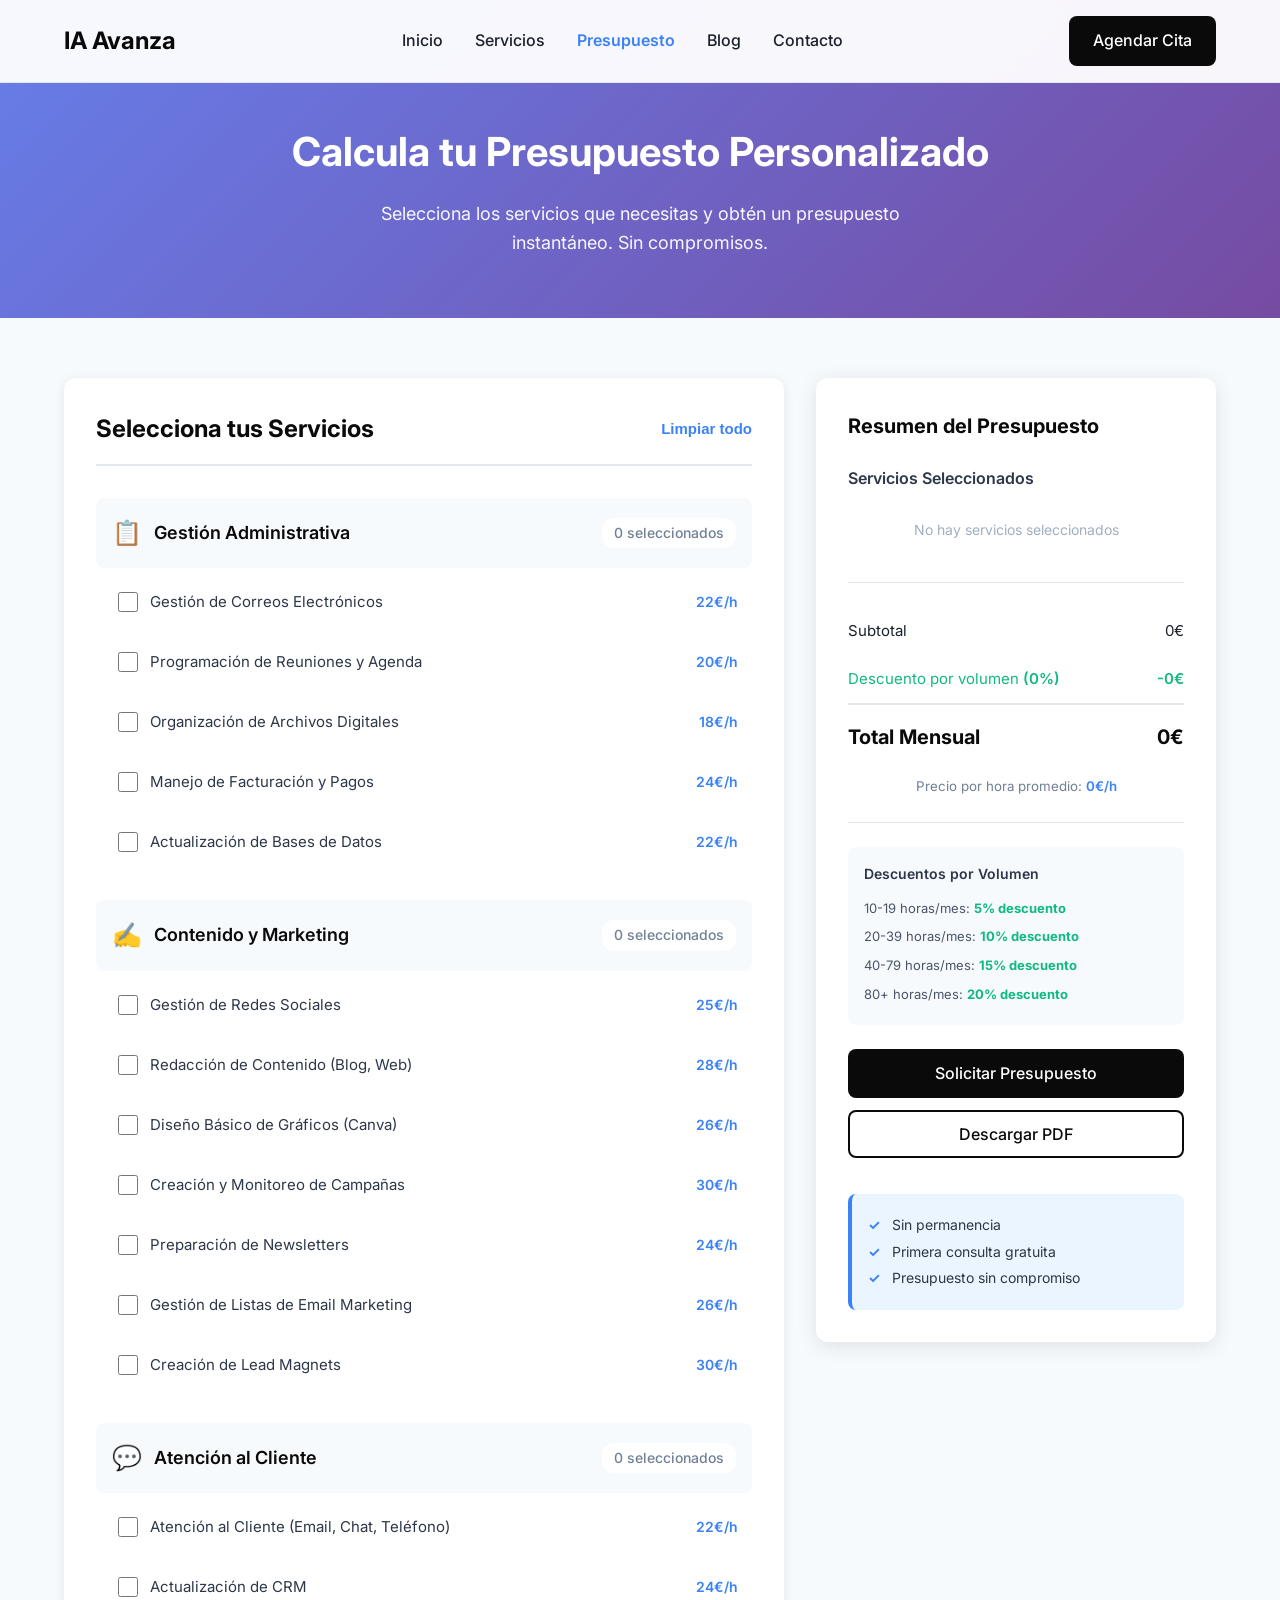
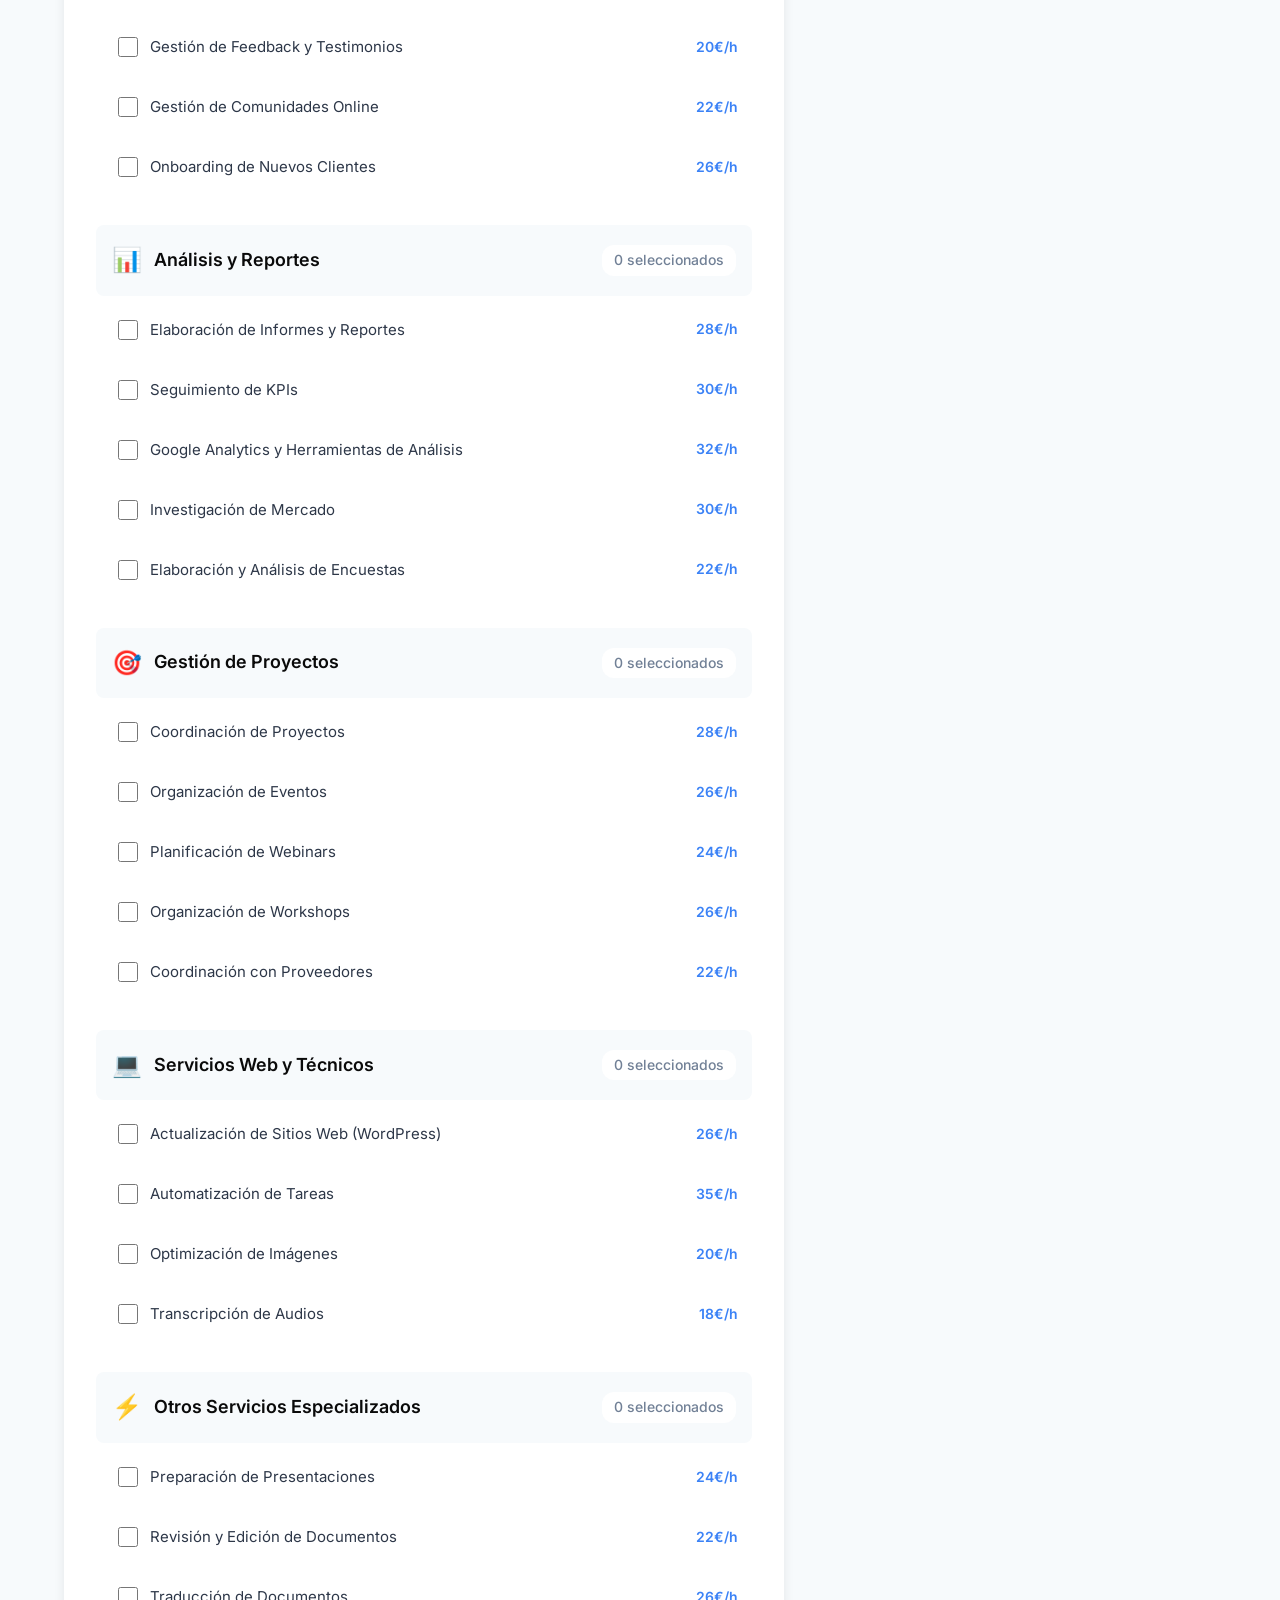
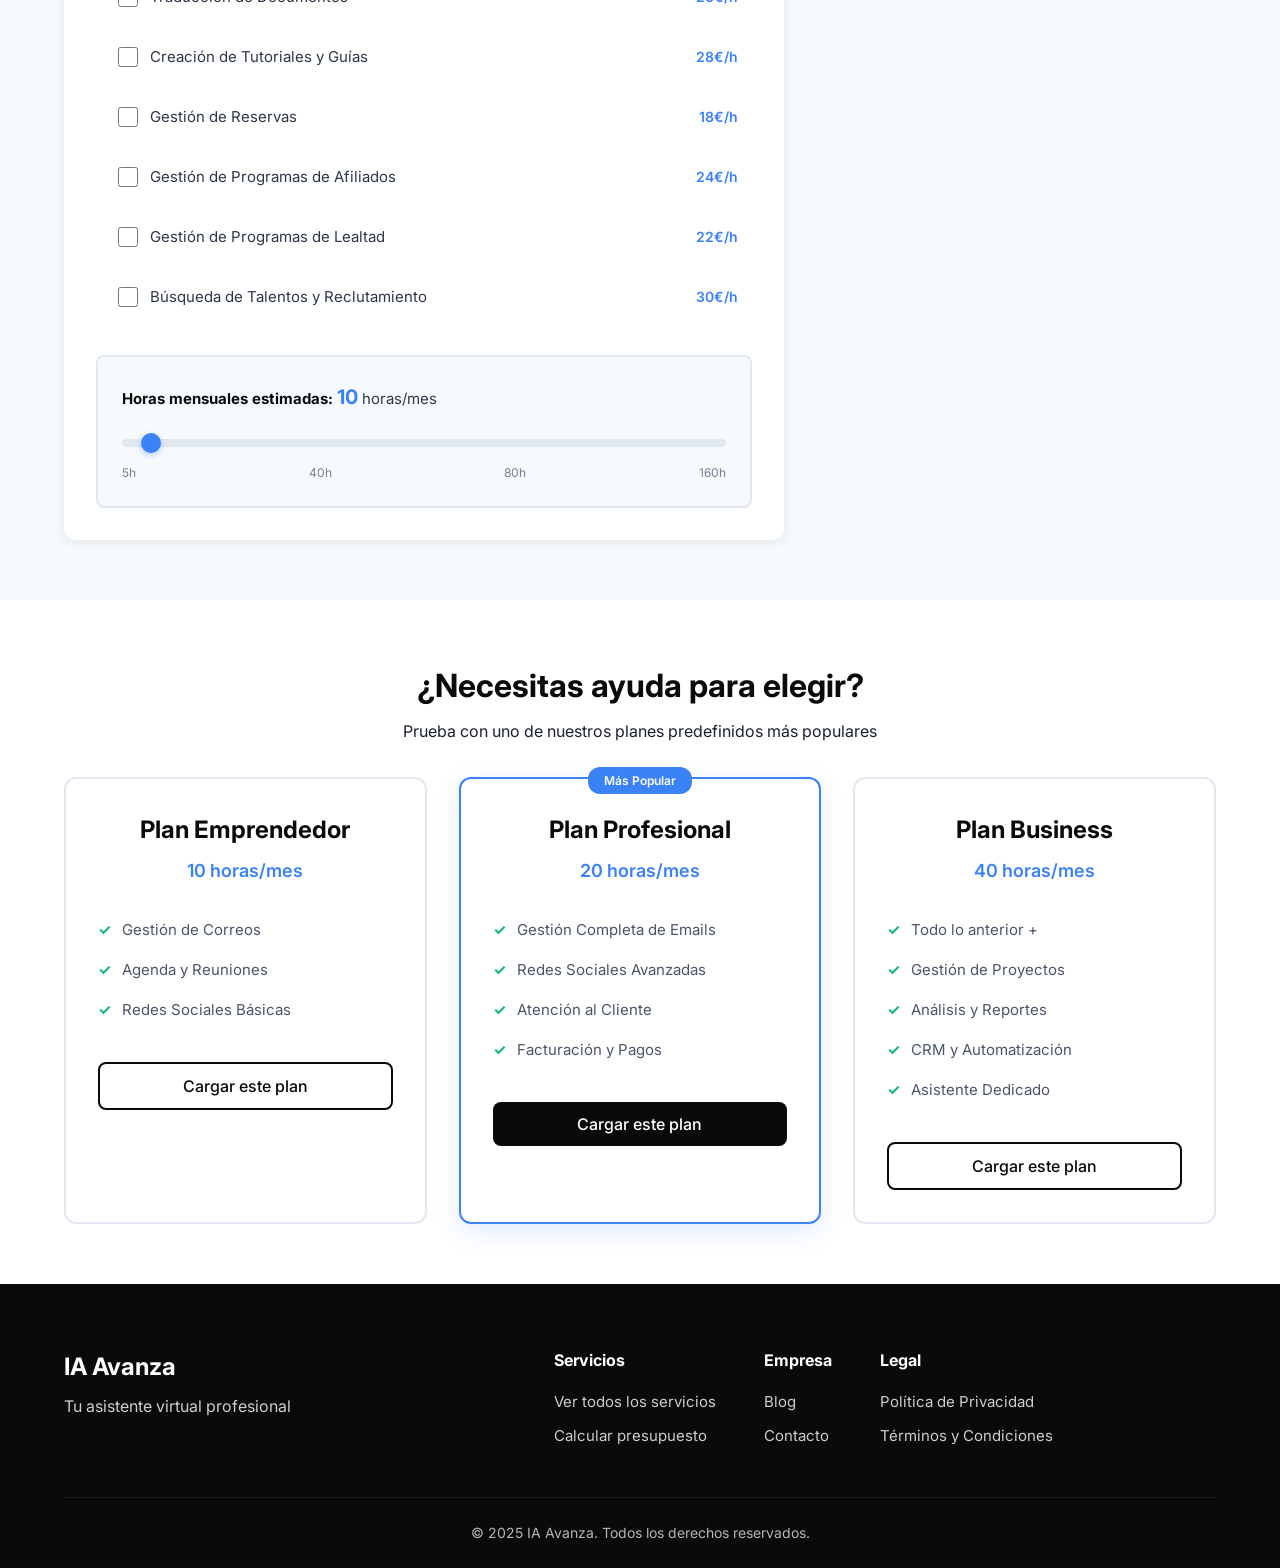
<file: website/presupuesto.html>
<!DOCTYPE html>
<html lang="es">
<head>
    <meta charset="UTF-8">
    <meta name="viewport" content="width=device-width, initial-scale=1.0">
    <meta name="description" content="Calcula tu presupuesto personalizado de asistencia virtual - IA Avanza">
    <title>Calcular Presupuesto | IA Avanza</title>
    <link rel="stylesheet" href="styles.css">
    <link rel="stylesheet" href="presupuesto.css">
    <link rel="preconnect" href="https://fonts.googleapis.com">
    <link rel="preconnect" href="https://fonts.gstatic.com" crossorigin>
    <link href="https://fonts.googleapis.com/css2?family=Inter:wght@300;400;500;600;700&display=swap" rel="stylesheet">
</head>
<body>
    <!-- Navegación -->
    <nav class="navbar">
        <div class="container">
            <div class="nav-wrapper">
                <a href="index.html" class="logo">IA Avanza</a>
                <button class="menu-toggle" aria-label="Menú">
                    <span></span>
                    <span></span>
                    <span></span>
                </button>
                <ul class="nav-menu">
                    <li><a href="index.html">Inicio</a></li>
                    <li><a href="servicios.html">Servicios</a></li>
                    <li><a href="presupuesto.html" class="active">Presupuesto</a></li>
                    <li><a href="blog.html">Blog</a></li>
                    <li><a href="contacto.html">Contacto</a></li>
                </ul>
                <a href="https://t.me/IAvanza_Gestion_bot" target="_blank" class="btn btn-primary">Agendar Cita</a>
            </div>
        </div>
    </nav>

    <!-- Hero Presupuesto -->
    <section class="budget-hero">
        <div class="container">
            <h1>Calcula tu Presupuesto Personalizado</h1>
            <p>Selecciona los servicios que necesitas y obtén un presupuesto instantáneo. Sin compromisos.</p>
        </div>
    </section>

    <!-- Formulario Presupuesto -->
    <section class="budget-calculator">
        <div class="container">
            <div class="calculator-wrapper">

                <!-- Panel Izquierdo: Selección de Servicios -->
                <div class="services-panel">
                    <div class="panel-header">
                        <h2>Selecciona tus Servicios</h2>
                        <button id="clearAll" class="btn-text">Limpiar todo</button>
                    </div>

                    <!-- Categoría: Gestión Administrativa -->
                    <div class="service-category">
                        <div class="category-header">
                            <span class="category-icon">📋</span>
                            <h3>Gestión Administrativa</h3>
                            <span class="category-count">0 seleccionados</span>
                        </div>
                        <div class="category-services">
                            <label class="service-item">
                                <input type="checkbox" data-service="gestion-emails" data-category="administrativa" data-price="22">
                                <span class="service-name">Gestión de Correos Electrónicos</span>
                                <span class="service-price">22€/h</span>
                            </label>
                            <label class="service-item">
                                <input type="checkbox" data-service="agenda" data-category="administrativa" data-price="20">
                                <span class="service-name">Programación de Reuniones y Agenda</span>
                                <span class="service-price">20€/h</span>
                            </label>
                            <label class="service-item">
                                <input type="checkbox" data-service="organizacion-archivos" data-category="administrativa" data-price="18">
                                <span class="service-name">Organización de Archivos Digitales</span>
                                <span class="service-price">18€/h</span>
                            </label>
                            <label class="service-item">
                                <input type="checkbox" data-service="facturacion" data-category="administrativa" data-price="24">
                                <span class="service-name">Manejo de Facturación y Pagos</span>
                                <span class="service-price">24€/h</span>
                            </label>
                            <label class="service-item">
                                <input type="checkbox" data-service="bases-datos" data-category="administrativa" data-price="22">
                                <span class="service-name">Actualización de Bases de Datos</span>
                                <span class="service-price">22€/h</span>
                            </label>
                        </div>
                    </div>

                    <!-- Categoría: Contenido y Marketing -->
                    <div class="service-category">
                        <div class="category-header">
                            <span class="category-icon">✍️</span>
                            <h3>Contenido y Marketing</h3>
                            <span class="category-count">0 seleccionados</span>
                        </div>
                        <div class="category-services">
                            <label class="service-item">
                                <input type="checkbox" data-service="redes-sociales" data-category="marketing" data-price="25">
                                <span class="service-name">Gestión de Redes Sociales</span>
                                <span class="service-price">25€/h</span>
                            </label>
                            <label class="service-item">
                                <input type="checkbox" data-service="redaccion-contenido" data-category="marketing" data-price="28">
                                <span class="service-name">Redacción de Contenido (Blog, Web)</span>
                                <span class="service-price">28€/h</span>
                            </label>
                            <label class="service-item">
                                <input type="checkbox" data-service="diseno-grafico" data-category="marketing" data-price="26">
                                <span class="service-name">Diseño Básico de Gráficos (Canva)</span>
                                <span class="service-price">26€/h</span>
                            </label>
                            <label class="service-item">
                                <input type="checkbox" data-service="campanas" data-category="marketing" data-price="30">
                                <span class="service-name">Creación y Monitoreo de Campañas</span>
                                <span class="service-price">30€/h</span>
                            </label>
                            <label class="service-item">
                                <input type="checkbox" data-service="newsletters" data-category="marketing" data-price="24">
                                <span class="service-name">Preparación de Newsletters</span>
                                <span class="service-price">24€/h</span>
                            </label>
                            <label class="service-item">
                                <input type="checkbox" data-service="email-marketing" data-category="marketing" data-price="26">
                                <span class="service-name">Gestión de Listas de Email Marketing</span>
                                <span class="service-price">26€/h</span>
                            </label>
                            <label class="service-item">
                                <input type="checkbox" data-service="lead-magnets" data-category="marketing" data-price="30">
                                <span class="service-name">Creación de Lead Magnets</span>
                                <span class="service-price">30€/h</span>
                            </label>
                        </div>
                    </div>

                    <!-- Categoría: Atención al Cliente -->
                    <div class="service-category">
                        <div class="category-header">
                            <span class="category-icon">💬</span>
                            <h3>Atención al Cliente</h3>
                            <span class="category-count">0 seleccionados</span>
                        </div>
                        <div class="category-services">
                            <label class="service-item">
                                <input type="checkbox" data-service="atencion-cliente" data-category="atencion" data-price="22">
                                <span class="service-name">Atención al Cliente (Email, Chat, Teléfono)</span>
                                <span class="service-price">22€/h</span>
                            </label>
                            <label class="service-item">
                                <input type="checkbox" data-service="crm" data-category="atencion" data-price="24">
                                <span class="service-name">Actualización de CRM</span>
                                <span class="service-price">24€/h</span>
                            </label>
                            <label class="service-item">
                                <input type="checkbox" data-service="feedback" data-category="atencion" data-price="20">
                                <span class="service-name">Gestión de Feedback y Testimonios</span>
                                <span class="service-price">20€/h</span>
                            </label>
                            <label class="service-item">
                                <input type="checkbox" data-service="comunidades" data-category="atencion" data-price="22">
                                <span class="service-name">Gestión de Comunidades Online</span>
                                <span class="service-price">22€/h</span>
                            </label>
                            <label class="service-item">
                                <input type="checkbox" data-service="onboarding" data-category="atencion" data-price="26">
                                <span class="service-name">Onboarding de Nuevos Clientes</span>
                                <span class="service-price">26€/h</span>
                            </label>
                        </div>
                    </div>

                    <!-- Categoría: Análisis y Reportes -->
                    <div class="service-category">
                        <div class="category-header">
                            <span class="category-icon">📊</span>
                            <h3>Análisis y Reportes</h3>
                            <span class="category-count">0 seleccionados</span>
                        </div>
                        <div class="category-services">
                            <label class="service-item">
                                <input type="checkbox" data-service="informes" data-category="analisis" data-price="28">
                                <span class="service-name">Elaboración de Informes y Reportes</span>
                                <span class="service-price">28€/h</span>
                            </label>
                            <label class="service-item">
                                <input type="checkbox" data-service="kpis" data-category="analisis" data-price="30">
                                <span class="service-name">Seguimiento de KPIs</span>
                                <span class="service-price">30€/h</span>
                            </label>
                            <label class="service-item">
                                <input type="checkbox" data-service="analytics" data-category="analisis" data-price="32">
                                <span class="service-name">Google Analytics y Herramientas de Análisis</span>
                                <span class="service-price">32€/h</span>
                            </label>
                            <label class="service-item">
                                <input type="checkbox" data-service="investigacion-mercado" data-category="analisis" data-price="30">
                                <span class="service-name">Investigación de Mercado</span>
                                <span class="service-price">30€/h</span>
                            </label>
                            <label class="service-item">
                                <input type="checkbox" data-service="encuestas" data-category="analisis" data-price="22">
                                <span class="service-name">Elaboración y Análisis de Encuestas</span>
                                <span class="service-price">22€/h</span>
                            </label>
                        </div>
                    </div>

                    <!-- Categoría: Gestión de Proyectos -->
                    <div class="service-category">
                        <div class="category-header">
                            <span class="category-icon">🎯</span>
                            <h3>Gestión de Proyectos</h3>
                            <span class="category-count">0 seleccionados</span>
                        </div>
                        <div class="category-services">
                            <label class="service-item">
                                <input type="checkbox" data-service="coordinacion-proyectos" data-category="proyectos" data-price="28">
                                <span class="service-name">Coordinación de Proyectos</span>
                                <span class="service-price">28€/h</span>
                            </label>
                            <label class="service-item">
                                <input type="checkbox" data-service="eventos" data-category="proyectos" data-price="26">
                                <span class="service-name">Organización de Eventos</span>
                                <span class="service-price">26€/h</span>
                            </label>
                            <label class="service-item">
                                <input type="checkbox" data-service="webinars" data-category="proyectos" data-price="24">
                                <span class="service-name">Planificación de Webinars</span>
                                <span class="service-price">24€/h</span>
                            </label>
                            <label class="service-item">
                                <input type="checkbox" data-service="workshops" data-category="proyectos" data-price="26">
                                <span class="service-name">Organización de Workshops</span>
                                <span class="service-price">26€/h</span>
                            </label>
                            <label class="service-item">
                                <input type="checkbox" data-service="coordinacion-proveedores" data-category="proyectos" data-price="22">
                                <span class="service-name">Coordinación con Proveedores</span>
                                <span class="service-price">22€/h</span>
                            </label>
                        </div>
                    </div>

                    <!-- Categoría: Servicios Web y Técnicos -->
                    <div class="service-category">
                        <div class="category-header">
                            <span class="category-icon">💻</span>
                            <h3>Servicios Web y Técnicos</h3>
                            <span class="category-count">0 seleccionados</span>
                        </div>
                        <div class="category-services">
                            <label class="service-item">
                                <input type="checkbox" data-service="web-update" data-category="tecnico" data-price="26">
                                <span class="service-name">Actualización de Sitios Web (WordPress)</span>
                                <span class="service-price">26€/h</span>
                            </label>
                            <label class="service-item">
                                <input type="checkbox" data-service="automatizacion" data-category="tecnico" data-price="35">
                                <span class="service-name">Automatización de Tareas</span>
                                <span class="service-price">35€/h</span>
                            </label>
                            <label class="service-item">
                                <input type="checkbox" data-service="optimizacion-imagenes" data-category="tecnico" data-price="20">
                                <span class="service-name">Optimización de Imágenes</span>
                                <span class="service-price">20€/h</span>
                            </label>
                            <label class="service-item">
                                <input type="checkbox" data-service="transcripcion" data-category="tecnico" data-price="18">
                                <span class="service-name">Transcripción de Audios</span>
                                <span class="service-price">18€/h</span>
                            </label>
                        </div>
                    </div>

                    <!-- Categoría: Otros Servicios -->
                    <div class="service-category">
                        <div class="category-header">
                            <span class="category-icon">⚡</span>
                            <h3>Otros Servicios Especializados</h3>
                            <span class="category-count">0 seleccionados</span>
                        </div>
                        <div class="category-services">
                            <label class="service-item">
                                <input type="checkbox" data-service="presentaciones" data-category="otros" data-price="24">
                                <span class="service-name">Preparación de Presentaciones</span>
                                <span class="service-price">24€/h</span>
                            </label>
                            <label class="service-item">
                                <input type="checkbox" data-service="revision-documentos" data-category="otros" data-price="22">
                                <span class="service-name">Revisión y Edición de Documentos</span>
                                <span class="service-price">22€/h</span>
                            </label>
                            <label class="service-item">
                                <input type="checkbox" data-service="traduccion" data-category="otros" data-price="26">
                                <span class="service-name">Traducción de Documentos</span>
                                <span class="service-price">26€/h</span>
                            </label>
                            <label class="service-item">
                                <input type="checkbox" data-service="tutoriales" data-category="otros" data-price="28">
                                <span class="service-name">Creación de Tutoriales y Guías</span>
                                <span class="service-price">28€/h</span>
                            </label>
                            <label class="service-item">
                                <input type="checkbox" data-service="reservas" data-category="otros" data-price="18">
                                <span class="service-name">Gestión de Reservas</span>
                                <span class="service-price">18€/h</span>
                            </label>
                            <label class="service-item">
                                <input type="checkbox" data-service="afiliados" data-category="otros" data-price="24">
                                <span class="service-name">Gestión de Programas de Afiliados</span>
                                <span class="service-price">24€/h</span>
                            </label>
                            <label class="service-item">
                                <input type="checkbox" data-service="lealtad" data-category="otros" data-price="22">
                                <span class="service-name">Gestión de Programas de Lealtad</span>
                                <span class="service-price">22€/h</span>
                            </label>
                            <label class="service-item">
                                <input type="checkbox" data-service="reclutamiento" data-category="otros" data-price="30">
                                <span class="service-name">Búsqueda de Talentos y Reclutamiento</span>
                                <span class="service-price">30€/h</span>
                            </label>
                        </div>
                    </div>

                    <!-- Control de Horas Mensuales -->
                    <div class="hours-control">
                        <label for="hoursSlider">
                            <strong>Horas mensuales estimadas:</strong>
                            <span id="hoursValue">10</span> horas/mes
                        </label>
                        <input type="range" id="hoursSlider" min="5" max="160" value="10" step="5">
                        <div class="hours-labels">
                            <span>5h</span>
                            <span>40h</span>
                            <span>80h</span>
                            <span>160h</span>
                        </div>
                    </div>
                </div>

                <!-- Panel Derecho: Resumen y Presupuesto -->
                <div class="summary-panel">
                    <div class="summary-sticky">
                        <h3>Resumen del Presupuesto</h3>

                        <!-- Servicios Seleccionados -->
                        <div class="selected-services">
                            <h4>Servicios Seleccionados</h4>
                            <div id="selectedList" class="selected-list">
                                <p class="empty-state">No hay servicios seleccionados</p>
                            </div>
                        </div>

                        <!-- Cálculo del Presupuesto -->
                        <div class="budget-breakdown">
                            <div class="breakdown-item">
                                <span>Subtotal</span>
                                <span id="subtotal">0€</span>
                            </div>
                            <div class="breakdown-item discount">
                                <span>Descuento por volumen <span id="discountPercent">(0%)</span></span>
                                <span id="discount">-0€</span>
                            </div>
                            <div class="breakdown-item total">
                                <span><strong>Total Mensual</strong></span>
                                <span id="total"><strong>0€</strong></span>
                            </div>
                            <div class="breakdown-note">
                                <small>Precio por hora promedio: <span id="avgPrice">0€/h</span></small>
                            </div>
                        </div>

                        <!-- Descuentos por Volumen Info -->
                        <div class="discount-info">
                            <h4>Descuentos por Volumen</h4>
                            <ul>
                                <li>10-19 horas/mes: <strong>5% descuento</strong></li>
                                <li>20-39 horas/mes: <strong>10% descuento</strong></li>
                                <li>40-79 horas/mes: <strong>15% descuento</strong></li>
                                <li>80+ horas/mes: <strong>20% descuento</strong></li>
                            </ul>
                        </div>

                        <!-- Botones de Acción -->
                        <div class="action-buttons">
                            <a href="https://t.me/IAvanza_Gestion_bot" target="_blank" class="btn btn-primary btn-full" id="sendBudget">
                                Solicitar Presupuesto
                            </a>
                            <button class="btn btn-outline btn-full" id="downloadPDF">
                                Descargar PDF
                            </button>
                        </div>

                        <!-- Garantía -->
                        <div class="guarantee">
                            <p><strong>✓</strong> Sin permanencia</p>
                            <p><strong>✓</strong> Primera consulta gratuita</p>
                            <p><strong>✓</strong> Presupuesto sin compromiso</p>
                        </div>
                    </div>
                </div>

            </div>
        </div>
    </section>

    <!-- Planes Predefinidos -->
    <section class="preset-plans">
        <div class="container">
            <h2>¿Necesitas ayuda para elegir?</h2>
            <p>Prueba con uno de nuestros planes predefinidos más populares</p>

            <div class="plans-grid">
                <div class="preset-card">
                    <h3>Plan Emprendedor</h3>
                    <p class="plan-hours">10 horas/mes</p>
                    <ul class="plan-services">
                        <li>Gestión de Correos</li>
                        <li>Agenda y Reuniones</li>
                        <li>Redes Sociales Básicas</li>
                    </ul>
                    <button class="btn btn-outline btn-full load-preset" data-preset="emprendedor">
                        Cargar este plan
                    </button>
                </div>

                <div class="preset-card featured">
                    <span class="badge">Más Popular</span>
                    <h3>Plan Profesional</h3>
                    <p class="plan-hours">20 horas/mes</p>
                    <ul class="plan-services">
                        <li>Gestión Completa de Emails</li>
                        <li>Redes Sociales Avanzadas</li>
                        <li>Atención al Cliente</li>
                        <li>Facturación y Pagos</li>
                    </ul>
                    <button class="btn btn-primary btn-full load-preset" data-preset="profesional">
                        Cargar este plan
                    </button>
                </div>

                <div class="preset-card">
                    <h3>Plan Business</h3>
                    <p class="plan-hours">40 horas/mes</p>
                    <ul class="plan-services">
                        <li>Todo lo anterior +</li>
                        <li>Gestión de Proyectos</li>
                        <li>Análisis y Reportes</li>
                        <li>CRM y Automatización</li>
                        <li>Asistente Dedicado</li>
                    </ul>
                    <button class="btn btn-outline btn-full load-preset" data-preset="business">
                        Cargar este plan
                    </button>
                </div>
            </div>
        </div>
    </section>

    <!-- Footer -->
    <footer class="footer">
        <div class="container">
            <div class="footer-content">
                <div class="footer-brand">
                    <h3>IA Avanza</h3>
                    <p>Tu asistente virtual profesional</p>
                </div>
                <div class="footer-links">
                    <div class="footer-column">
                        <h4>Servicios</h4>
                        <ul>
                            <li><a href="servicios.html">Ver todos los servicios</a></li>
                            <li><a href="presupuesto.html">Calcular presupuesto</a></li>
                        </ul>
                    </div>
                    <div class="footer-column">
                        <h4>Empresa</h4>
                        <ul>
                            <li><a href="blog.html">Blog</a></li>
                            <li><a href="contacto.html">Contacto</a></li>
                        </ul>
                    </div>
                    <div class="footer-column">
                        <h4>Legal</h4>
                        <ul>
                            <li><a href="#">Política de Privacidad</a></li>
                            <li><a href="#">Términos y Condiciones</a></li>
                        </ul>
                    </div>
                </div>
            </div>
            <div class="footer-bottom">
                <p>&copy; 2025 IA Avanza. Todos los derechos reservados.</p>
            </div>
        </div>
    </footer>

    <script src="script.js"></script>
    <script src="presupuesto.js"></script>
</body>
</html>
</file>
<file: website/styles.css>
/* ===== VARIABLES ===== */
:root {
    --color-primary: #0A0A0A;
    --color-secondary: #4A5568;
    --color-accent: #3B82F6;
    --color-background: #FFFFFF;
    --color-surface: #F7FAFC;
    --color-border: #E2E8F0;
    --color-text: #1A202C;
    --color-text-light: #718096;
    --font-primary: 'Inter', -apple-system, BlinkMacSystemFont, sans-serif;
    --spacing-xs: 0.5rem;
    --spacing-sm: 1rem;
    --spacing-md: 1.5rem;
    --spacing-lg: 2rem;
    --spacing-xl: 3rem;
    --spacing-2xl: 4rem;
    --border-radius: 8px;
    --transition: all 0.3s cubic-bezier(0.4, 0, 0.2, 1);
}

/* ===== RESET ===== */
* {
    margin: 0;
    padding: 0;
    box-sizing: border-box;
}

html {
    scroll-behavior: smooth;
}

body {
    font-family: var(--font-primary);
    font-size: 16px;
    line-height: 1.6;
    color: var(--color-text);
    background: var(--color-background);
    -webkit-font-smoothing: antialiased;
    -moz-osx-font-smoothing: grayscale;
}

img {
    max-width: 100%;
    height: auto;
}

a {
    text-decoration: none;
    color: inherit;
    transition: var(--transition);
}

ul {
    list-style: none;
}

/* ===== UTILIDADES ===== */
.container {
    max-width: 1200px;
    margin: 0 auto;
    padding: 0 var(--spacing-md);
}

.section-header {
    text-align: center;
    margin-bottom: var(--spacing-2xl);
}

.section-header h2 {
    font-size: clamp(2rem, 5vw, 3rem);
    font-weight: 700;
    margin-bottom: var(--spacing-sm);
    color: var(--color-primary);
}

.section-header p {
    font-size: 1.125rem;
    color: var(--color-text-light);
    max-width: 600px;
    margin: 0 auto;
}

/* ===== BOTONES ===== */
.btn {
    display: inline-block;
    padding: 0.75rem 1.5rem;
    font-weight: 500;
    border-radius: var(--border-radius);
    transition: var(--transition);
    cursor: pointer;
    border: none;
    font-family: var(--font-primary);
    font-size: 1rem;
    text-align: center;
}

.btn-primary {
    background: var(--color-primary);
    color: white;
}

.btn-primary:hover {
    background: var(--color-secondary);
    transform: translateY(-2px);
}

.btn-secondary {
    background: var(--color-accent);
    color: white;
}

.btn-secondary:hover {
    background: #2563EB;
}

.btn-outline {
    background: transparent;
    border: 2px solid var(--color-primary);
    color: var(--color-primary);
}

.btn-outline:hover {
    background: var(--color-primary);
    color: white;
}

.btn-large {
    padding: 1rem 2rem;
    font-size: 1.125rem;
}

.btn-full {
    width: 100%;
}

/* ===== NAVEGACIÓN ===== */
.navbar {
    position: fixed;
    top: 0;
    left: 0;
    right: 0;
    background: rgba(255, 255, 255, 0.95);
    backdrop-filter: blur(10px);
    border-bottom: 1px solid var(--color-border);
    z-index: 1000;
    padding: var(--spacing-sm) 0;
}

.nav-wrapper {
    display: flex;
    align-items: center;
    justify-content: space-between;
}

.logo {
    font-size: 1.5rem;
    font-weight: 700;
    color: var(--color-primary);
}

.menu-toggle {
    display: none;
    flex-direction: column;
    gap: 4px;
    background: none;
    border: none;
    cursor: pointer;
}

.menu-toggle span {
    width: 24px;
    height: 2px;
    background: var(--color-primary);
    transition: var(--transition);
}

.nav-menu {
    display: flex;
    gap: var(--spacing-lg);
    align-items: center;
}

.nav-menu a {
    color: var(--color-text);
    font-weight: 500;
}

.nav-menu a:hover {
    color: var(--color-accent);
}

/* ===== HERO ===== */
.hero {
    padding: calc(80px + var(--spacing-2xl)) 0 var(--spacing-2xl);
    min-height: 90vh;
    display: flex;
    align-items: center;
}

.hero-content {
    max-width: 800px;
}

.badge {
    display: inline-block;
    padding: 0.5rem 1rem;
    background: var(--color-surface);
    border-radius: 50px;
    font-size: 0.875rem;
    font-weight: 500;
    color: var(--color-accent);
    margin-bottom: var(--spacing-md);
}

.hero-title {
    font-size: clamp(2.5rem, 7vw, 4.5rem);
    font-weight: 700;
    line-height: 1.1;
    margin-bottom: var(--spacing-md);
    color: var(--color-primary);
}

.hero-description {
    font-size: 1.25rem;
    color: var(--color-text-light);
    margin-bottom: var(--spacing-xl);
    max-width: 600px;
}

.hero-cta {
    display: flex;
    gap: var(--spacing-md);
    margin-bottom: var(--spacing-xl);
    flex-wrap: wrap;
}

.trust-badges {
    display: flex;
    gap: var(--spacing-xl);
    padding-top: var(--spacing-xl);
    border-top: 1px solid var(--color-border);
    flex-wrap: wrap;
}

.trust-item {
    display: flex;
    flex-direction: column;
}

.trust-item strong {
    font-size: 2rem;
    font-weight: 700;
    color: var(--color-primary);
}

.trust-item span {
    font-size: 0.875rem;
    color: var(--color-text-light);
}

/* ===== SERVICIOS ===== */
.services {
    padding: var(--spacing-2xl) 0;
    background: var(--color-surface);
}

.services-grid {
    display: grid;
    grid-template-columns: repeat(auto-fit, minmax(300px, 1fr));
    gap: var(--spacing-lg);
    margin-bottom: var(--spacing-xl);
}

.service-card {
    background: white;
    padding: var(--spacing-lg);
    border-radius: var(--border-radius);
    border: 1px solid var(--color-border);
    transition: var(--transition);
}

.service-card:hover {
    transform: translateY(-4px);
    box-shadow: 0 8px 24px rgba(0, 0, 0, 0.1);
}

.service-icon {
    font-size: 2.5rem;
    margin-bottom: var(--spacing-sm);
}

.service-card h3 {
    font-size: 1.25rem;
    font-weight: 600;
    margin-bottom: var(--spacing-xs);
    color: var(--color-primary);
}

.service-card p {
    color: var(--color-text-light);
    font-size: 0.9375rem;
}

.cta-box {
    background: var(--color-primary);
    color: white;
    padding: var(--spacing-xl);
    border-radius: var(--border-radius);
    text-align: center;
    margin-top: var(--spacing-xl);
}

.cta-box h3 {
    font-size: 1.75rem;
    margin-bottom: var(--spacing-sm);
}

.cta-box p {
    margin-bottom: var(--spacing-md);
    opacity: 0.9;
}

/* ===== CASOS DE ÉXITO ===== */
.cases {
    padding: var(--spacing-2xl) 0;
}

.cases-grid {
    display: grid;
    grid-template-columns: repeat(auto-fit, minmax(320px, 1fr));
    gap: var(--spacing-lg);
}

.case-card {
    background: var(--color-surface);
    padding: var(--spacing-lg);
    border-radius: var(--border-radius);
    border: 1px solid var(--color-border);
}

.case-header {
    display: flex;
    gap: var(--spacing-md);
    margin-bottom: var(--spacing-md);
    align-items: center;
}

.case-avatar {
    width: 60px;
    height: 60px;
    border-radius: 50%;
    object-fit: cover;
}

.case-header h4 {
    font-size: 1.125rem;
    font-weight: 600;
    color: var(--color-primary);
}

.case-header span {
    font-size: 0.875rem;
    color: var(--color-text-light);
}

.case-description {
    color: var(--color-text);
    margin-bottom: var(--spacing-md);
    font-style: italic;
    line-height: 1.7;
}

.case-stats {
    display: flex;
    gap: var(--spacing-lg);
    padding-top: var(--spacing-md);
    border-top: 1px solid var(--color-border);
}

.stat {
    display: flex;
    flex-direction: column;
}

.stat strong {
    font-size: 1.5rem;
    font-weight: 700;
    color: var(--color-accent);
}

.stat span {
    font-size: 0.8125rem;
    color: var(--color-text-light);
}

/* ===== PRECIOS ===== */
.pricing {
    padding: var(--spacing-2xl) 0;
}

.pricing-grid {
    display: grid;
    grid-template-columns: repeat(auto-fit, minmax(240px, 1fr));
    gap: var(--spacing-lg);
    margin-bottom: var(--spacing-2xl);
}

.pricing-card {
    background: var(--color-surface);
    padding: var(--spacing-xl);
    border-radius: var(--border-radius);
    border: 2px solid var(--color-border);
    transition: var(--transition);
    position: relative;
    display: flex;
    flex-direction: column;
}

.pricing-card.featured {
    border-color: var(--color-accent);
    box-shadow: 0 8px 24px rgba(59, 130, 246, 0.15);
    transform: scale(1.05);
}

.pricing-card:hover {
    transform: translateY(-8px);
    box-shadow: 0 12px 32px rgba(0, 0, 0, 0.12);
}

.pricing-card.featured:hover {
    transform: scale(1.05) translateY(-8px);
}

.pricing-badge {
    display: inline-block;
    padding: 0.25rem 0.75rem;
    background: var(--color-surface);
    border: 1px solid var(--color-accent);
    border-radius: 50px;
    font-size: 0.75rem;
    font-weight: 600;
    color: var(--color-accent);
    margin-bottom: var(--spacing-xs);
}

.pricing-badge.popular {
    position: absolute;
    top: -12px;
    right: var(--spacing-md);
    background: var(--color-accent);
    color: white;
    border: none;
}

.pricing-header {
    text-align: center;
    padding-bottom: var(--spacing-md);
    border-bottom: 1px solid var(--color-border);
    margin-bottom: var(--spacing-md);
}

.pricing-header h3 {
    font-size: 1.5rem;
    font-weight: 700;
    color: var(--color-primary);
    margin-bottom: var(--spacing-sm);
}

.pricing-price {
    display: flex;
    align-items: baseline;
    justify-content: center;
    gap: 0.25rem;
    margin: var(--spacing-md) 0;
}

.pricing-price .price {
    font-size: 2.5rem;
    font-weight: 700;
    color: var(--color-primary);
}

.pricing-price .period {
    font-size: 1rem;
    color: var(--color-text-light);
}

.pricing-note {
    font-size: 0.875rem;
    color: var(--color-text-light);
    margin-top: var(--spacing-xs);
}

.pricing-features {
    list-style: none;
    margin-bottom: var(--spacing-lg);
    flex-grow: 1;
}

.pricing-features li {
    padding: var(--spacing-xs) 0;
    color: var(--color-text);
    position: relative;
    padding-left: var(--spacing-md);
}

.pricing-features li:before {
    content: "✓";
    position: absolute;
    left: 0;
    color: var(--color-accent);
    font-weight: 700;
}

.pricing-services {
    margin-top: var(--spacing-2xl);
    padding-top: var(--spacing-2xl);
    border-top: 1px solid var(--color-border);
}

.pricing-services .section-header h3 {
    font-size: 1.75rem;
    margin-bottom: var(--spacing-xs);
}

.services-packages {
    display: grid;
    grid-template-columns: repeat(auto-fit, minmax(280px, 1fr));
    gap: var(--spacing-lg);
    margin-top: var(--spacing-xl);
}

.package-card {
    background: white;
    padding: var(--spacing-lg);
    border-radius: var(--border-radius);
    border: 1px solid var(--color-border);
    transition: var(--transition);
}

.package-card:hover {
    transform: translateY(-4px);
    box-shadow: 0 8px 24px rgba(0, 0, 0, 0.1);
}

.package-icon {
    font-size: 2.5rem;
    margin-bottom: var(--spacing-sm);
}

.package-card h4 {
    font-size: 1.25rem;
    font-weight: 600;
    color: var(--color-primary);
    margin-bottom: var(--spacing-xs);
}

.package-price {
    font-size: 1.5rem;
    font-weight: 700;
    color: var(--color-accent);
    margin-bottom: var(--spacing-md);
}

.package-card ul {
    list-style: none;
    padding-left: 0;
}

.package-card ul li {
    padding: 0.5rem 0;
    color: var(--color-text-light);
    position: relative;
    padding-left: var(--spacing-md);
    font-size: 0.9375rem;
}

.package-card ul li:before {
    content: "•";
    position: absolute;
    left: 0;
    color: var(--color-accent);
    font-weight: 700;
}

.pricing-faq {
    margin-top: var(--spacing-2xl);
    text-align: center;
    padding: var(--spacing-xl);
    background: var(--color-surface);
    border-radius: var(--border-radius);
}

.pricing-faq p {
    font-size: 1.125rem;
    margin-bottom: var(--spacing-md);
    color: var(--color-text);
}

/* ===== PROCESO ===== */
.process {
    padding: var(--spacing-2xl) 0;
    background: var(--color-surface);
}

.process-steps {
    display: flex;
    justify-content: center;
    align-items: center;
    gap: var(--spacing-lg);
    margin-bottom: var(--spacing-xl);
    flex-wrap: wrap;
}

.step {
    flex: 1;
    min-width: 250px;
    max-width: 300px;
    text-align: center;
}

.step-number {
    width: 60px;
    height: 60px;
    background: var(--color-accent);
    color: white;
    border-radius: 50%;
    display: flex;
    align-items: center;
    justify-content: center;
    font-size: 1.5rem;
    font-weight: 700;
    margin: 0 auto var(--spacing-md);
}

.step h3 {
    font-size: 1.25rem;
    margin-bottom: var(--spacing-xs);
    color: var(--color-primary);
}

.step p {
    color: var(--color-text-light);
}

.step-arrow {
    font-size: 2rem;
    color: var(--color-text-light);
    display: none;
}

.process-cta {
    text-align: center;
}

/* ===== CONTACTO ===== */
.contact {
    padding: var(--spacing-2xl) 0;
}

.contact-wrapper {
    display: grid;
    grid-template-columns: 1fr 1fr;
    gap: var(--spacing-xl);
}

.contact-info h2 {
    font-size: 2.5rem;
    margin-bottom: var(--spacing-md);
    color: var(--color-primary);
}

.contact-description {
    font-size: 1.125rem;
    color: var(--color-text-light);
    margin-bottom: var(--spacing-xl);
}

.contact-details {
    display: flex;
    flex-direction: column;
    gap: var(--spacing-md);
    margin-bottom: var(--spacing-xl);
}

.contact-item {
    display: flex;
    gap: var(--spacing-md);
    align-items: flex-start;
}

.contact-item .icon {
    font-size: 1.5rem;
}

.contact-item strong {
    display: block;
    font-weight: 600;
    color: var(--color-primary);
    margin-bottom: 0.25rem;
}

.contact-item a {
    color: var(--color-accent);
}

.contact-item a:hover {
    text-decoration: underline;
}

.social-links {
    display: flex;
    gap: var(--spacing-sm);
}

.social-link {
    width: 40px;
    height: 40px;
    border-radius: 50%;
    background: var(--color-surface);
    display: flex;
    align-items: center;
    justify-content: center;
    font-weight: 600;
    color: var(--color-text);
}

.social-link:hover {
    background: var(--color-accent);
    color: white;
}

/* ===== FORMULARIO ===== */
.contact-form-wrapper {
    background: var(--color-surface);
    padding: var(--spacing-xl);
    border-radius: var(--border-radius);
    border: 1px solid var(--color-border);
}

.form-group {
    margin-bottom: var(--spacing-md);
}

.form-group label {
    display: block;
    font-weight: 500;
    margin-bottom: var(--spacing-xs);
    color: var(--color-primary);
}

.form-group input,
.form-group select,
.form-group textarea {
    width: 100%;
    padding: 0.75rem;
    border: 1px solid var(--color-border);
    border-radius: var(--border-radius);
    font-family: var(--font-primary);
    font-size: 1rem;
    transition: var(--transition);
}

.form-group input:focus,
.form-group select:focus,
.form-group textarea:focus {
    outline: none;
    border-color: var(--color-accent);
    box-shadow: 0 0 0 3px rgba(59, 130, 246, 0.1);
}

/* ===== FOOTER ===== */
.footer {
    background: var(--color-primary);
    color: white;
    padding: var(--spacing-2xl) 0 var(--spacing-md);
}

.footer-content {
    display: grid;
    grid-template-columns: 2fr 3fr;
    gap: var(--spacing-xl);
    margin-bottom: var(--spacing-xl);
}

.footer-brand h3 {
    font-size: 1.5rem;
    margin-bottom: var(--spacing-xs);
}

.footer-brand p {
    opacity: 0.8;
}

.footer-links {
    display: flex;
    gap: var(--spacing-xl);
}

.footer-column h4 {
    font-size: 1rem;
    margin-bottom: var(--spacing-sm);
}

.footer-column ul {
    display: flex;
    flex-direction: column;
    gap: var(--spacing-xs);
}

.footer-column a {
    opacity: 0.8;
    font-size: 0.9375rem;
}

.footer-column a:hover {
    opacity: 1;
}

.footer-bottom {
    padding-top: var(--spacing-md);
    border-top: 1px solid rgba(255, 255, 255, 0.1);
    text-align: center;
    opacity: 0.7;
    font-size: 0.875rem;
}

/* ===== RESPONSIVE ===== */
@media (max-width: 968px) {
    .nav-wrapper .btn {
        display: none;
    }
    
    .menu-toggle {
        display: flex;
    }
    
    .nav-menu {
        position: fixed;
        top: 70px;
        left: 0;
        right: 0;
        background: white;
        flex-direction: column;
        padding: var(--spacing-lg);
        box-shadow: 0 4px 12px rgba(0, 0, 0, 0.1);
        transform: translateX(-100%);
        transition: var(--transition);
    }
    
    .nav-menu.active {
        transform: translateX(0);
    }
    
    .contact-wrapper {
        grid-template-columns: 1fr;
    }
    
    .footer-content {
        grid-template-columns: 1fr;
    }
    
    .step-arrow {
        display: block;
    }
}

@media (max-width: 640px) {
    .hero-cta {
        flex-direction: column;
    }
    
    .btn-large {
        width: 100%;
    }
    
    .trust-badges {
        flex-direction: column;
        gap: var(--spacing-md);
    }
    
    .process-steps {
        flex-direction: column;
    }
    
    .step-arrow {
        transform: rotate(90deg);
    }
    
    .footer-links {
        flex-direction: column;
    }
}
</file>
<file: website/presupuesto.css>
/* ===== PRESUPUESTO - ESTILOS ESPECÍFICOS ===== */

/* Hero Presupuesto */
.budget-hero {
    padding: 120px 0 60px;
    background: linear-gradient(135deg, #667eea 0%, #764ba2 100%);
    color: white;
    text-align: center;
}

.budget-hero h1 {
    font-size: 2.5rem;
    font-weight: 700;
    margin-bottom: 1rem;
}

.budget-hero p {
    font-size: 1.125rem;
    opacity: 0.95;
    max-width: 600px;
    margin: 0 auto;
}

/* Calculadora de Presupuesto */
.budget-calculator {
    padding: 60px 0;
    background: #F7FAFC;
}

.calculator-wrapper {
    display: grid;
    grid-template-columns: 1fr 400px;
    gap: 2rem;
    align-items: start;
}

/* Panel de Servicios */
.services-panel {
    background: white;
    border-radius: 12px;
    padding: 2rem;
    box-shadow: 0 2px 12px rgba(0, 0, 0, 0.08);
}

.panel-header {
    display: flex;
    justify-content: space-between;
    align-items: center;
    margin-bottom: 2rem;
    padding-bottom: 1rem;
    border-bottom: 2px solid #E2E8F0;
}

.panel-header h2 {
    font-size: 1.5rem;
    font-weight: 700;
    color: #0A0A0A;
}

.btn-text {
    background: none;
    border: none;
    color: #3B82F6;
    font-weight: 600;
    cursor: pointer;
    font-size: 0.9375rem;
    transition: color 0.2s;
}

.btn-text:hover {
    color: #2563EB;
    text-decoration: underline;
}

/* Categorías de Servicios */
.service-category {
    margin-bottom: 2rem;
}

.category-header {
    display: flex;
    align-items: center;
    gap: 0.75rem;
    padding: 1rem;
    background: #F7FAFC;
    border-radius: 8px;
    cursor: pointer;
    transition: background 0.2s;
    margin-bottom: 0.5rem;
}

.category-header:hover {
    background: #EDF2F7;
}

.category-icon {
    font-size: 1.5rem;
}

.category-header h3 {
    font-size: 1.125rem;
    font-weight: 600;
    color: #0A0A0A;
    flex: 1;
}

.category-count {
    font-size: 0.875rem;
    color: #718096;
    background: white;
    padding: 0.25rem 0.75rem;
    border-radius: 12px;
    font-weight: 500;
}

.category-count.active {
    background: #3B82F6;
    color: white;
}

/* Servicios dentro de Categoría */
.category-services {
    padding-left: 0.5rem;
}

.service-item {
    display: flex;
    align-items: center;
    gap: 0.75rem;
    padding: 0.875rem;
    border-radius: 6px;
    cursor: pointer;
    transition: all 0.2s;
    margin-bottom: 0.5rem;
}

.service-item:hover {
    background: #F7FAFC;
}

.service-item input[type="checkbox"] {
    width: 20px;
    height: 20px;
    cursor: pointer;
    accent-color: #3B82F6;
}

.service-name {
    flex: 1;
    font-size: 0.9375rem;
    color: #2D3748;
}

.service-price {
    font-weight: 600;
    color: #3B82F6;
    font-size: 0.875rem;
}

.service-item:has(input:checked) {
    background: #EBF5FF;
    border-left: 3px solid #3B82F6;
}

/* Control de Horas */
.hours-control {
    margin-top: 2rem;
    padding: 1.5rem;
    background: #F7FAFC;
    border-radius: 8px;
    border: 2px solid #E2E8F0;
}

.hours-control label {
    display: block;
    margin-bottom: 1rem;
    color: #2D3748;
    font-size: 0.9375rem;
}

.hours-control strong {
    color: #0A0A0A;
}

#hoursValue {
    color: #3B82F6;
    font-weight: 700;
    font-size: 1.25rem;
}

#hoursSlider {
    width: 100%;
    height: 8px;
    border-radius: 4px;
    background: #E2E8F0;
    outline: none;
    -webkit-appearance: none;
    margin-bottom: 0.5rem;
}

#hoursSlider::-webkit-slider-thumb {
    -webkit-appearance: none;
    appearance: none;
    width: 20px;
    height: 20px;
    border-radius: 50%;
    background: #3B82F6;
    cursor: pointer;
    box-shadow: 0 2px 6px rgba(59, 130, 246, 0.4);
}

#hoursSlider::-moz-range-thumb {
    width: 20px;
    height: 20px;
    border-radius: 50%;
    background: #3B82F6;
    cursor: pointer;
    border: none;
    box-shadow: 0 2px 6px rgba(59, 130, 246, 0.4);
}

.hours-labels {
    display: flex;
    justify-content: space-between;
    font-size: 0.75rem;
    color: #718096;
    margin-top: 0.5rem;
}

/* Panel de Resumen */
.summary-panel {
    position: relative;
}

.summary-sticky {
    position: sticky;
    top: 100px;
    background: white;
    border-radius: 12px;
    padding: 2rem;
    box-shadow: 0 4px 20px rgba(0, 0, 0, 0.1);
}

.summary-sticky h3 {
    font-size: 1.25rem;
    font-weight: 700;
    color: #0A0A0A;
    margin-bottom: 1.5rem;
}

.summary-sticky h4 {
    font-size: 1rem;
    font-weight: 600;
    color: #2D3748;
    margin-bottom: 0.75rem;
}

/* Servicios Seleccionados */
.selected-services {
    margin-bottom: 1.5rem;
    padding-bottom: 1.5rem;
    border-bottom: 1px solid #E2E8F0;
}

.selected-list {
    max-height: 200px;
    overflow-y: auto;
}

.selected-list::-webkit-scrollbar {
    width: 6px;
}

.selected-list::-webkit-scrollbar-track {
    background: #F7FAFC;
    border-radius: 3px;
}

.selected-list::-webkit-scrollbar-thumb {
    background: #CBD5E0;
    border-radius: 3px;
}

.selected-list::-webkit-scrollbar-thumb:hover {
    background: #A0AEC0;
}

.empty-state {
    color: #A0AEC0;
    font-size: 0.875rem;
    text-align: center;
    padding: 1rem;
}

.selected-item {
    display: flex;
    justify-content: space-between;
    align-items: center;
    padding: 0.5rem;
    margin-bottom: 0.5rem;
    background: #F7FAFC;
    border-radius: 4px;
    font-size: 0.875rem;
}

.selected-item-name {
    color: #2D3748;
}

.selected-item-price {
    color: #3B82F6;
    font-weight: 600;
}

/* Desglose del Presupuesto */
.budget-breakdown {
    margin-bottom: 1.5rem;
    padding-bottom: 1.5rem;
    border-bottom: 1px solid #E2E8F0;
}

.breakdown-item {
    display: flex;
    justify-content: space-between;
    align-items: center;
    padding: 0.75rem 0;
    font-size: 0.9375rem;
}

.breakdown-item.discount {
    color: #10B981;
}

.breakdown-item.discount span:last-child {
    color: #10B981;
    font-weight: 600;
}

.breakdown-item.total {
    padding-top: 1rem;
    border-top: 2px solid #E2E8F0;
    font-size: 1.25rem;
}

.breakdown-item.total span {
    color: #0A0A0A;
}

.breakdown-note {
    text-align: center;
    margin-top: 0.5rem;
    color: #718096;
}

#avgPrice {
    font-weight: 600;
    color: #3B82F6;
}

/* Info de Descuentos */
.discount-info {
    background: #F7FAFC;
    padding: 1rem;
    border-radius: 8px;
    margin-bottom: 1.5rem;
}

.discount-info h4 {
    font-size: 0.875rem;
    margin-bottom: 0.5rem;
}

.discount-info ul {
    list-style: none;
    padding: 0;
    margin: 0;
}

.discount-info li {
    font-size: 0.8125rem;
    color: #4A5568;
    padding: 0.25rem 0;
}

.discount-info strong {
    color: #10B981;
}

/* Botones de Acción */
.action-buttons {
    margin-bottom: 1.5rem;
}

.action-buttons .btn {
    margin-bottom: 0.75rem;
}

/* Garantía */
.guarantee {
    background: #EBF5FF;
    padding: 1rem;
    border-radius: 8px;
    border-left: 4px solid #3B82F6;
}

.guarantee p {
    font-size: 0.875rem;
    color: #2D3748;
    margin: 0.25rem 0;
}

.guarantee strong {
    color: #3B82F6;
    margin-right: 0.5rem;
}

/* Planes Predefinidos */
.preset-plans {
    padding: 60px 0;
    background: white;
    text-align: center;
}

.preset-plans h2 {
    font-size: 2rem;
    font-weight: 700;
    color: #0A0A0A;
    margin-bottom: 0.5rem;
}

.preset-plans > p {
    font-size: 1.125rem;
    color: #718096;
    margin-bottom: 3rem;
}

.plans-grid {
    display: grid;
    grid-template-columns: repeat(auto-fit, minmax(280px, 1fr));
    gap: 2rem;
    margin-top: 2rem;
}

.preset-card {
    background: white;
    border: 2px solid #E2E8F0;
    border-radius: 12px;
    padding: 2rem;
    text-align: center;
    transition: all 0.3s;
    position: relative;
}

.preset-card:hover {
    transform: translateY(-4px);
    box-shadow: 0 12px 32px rgba(0, 0, 0, 0.12);
}

.preset-card.featured {
    border-color: #3B82F6;
    box-shadow: 0 8px 24px rgba(59, 130, 246, 0.15);
}

.preset-card .badge {
    position: absolute;
    top: -12px;
    left: 50%;
    transform: translateX(-50%);
    background: #3B82F6;
    color: white;
    padding: 0.25rem 1rem;
    border-radius: 12px;
    font-size: 0.75rem;
    font-weight: 600;
}

.preset-card h3 {
    font-size: 1.5rem;
    font-weight: 700;
    color: #0A0A0A;
    margin-bottom: 0.5rem;
}

.plan-hours {
    font-size: 1.125rem;
    color: #3B82F6;
    font-weight: 600;
    margin-bottom: 1.5rem;
}

.plan-services {
    list-style: none;
    padding: 0;
    margin: 0 0 2rem 0;
    text-align: left;
}

.plan-services li {
    padding: 0.5rem 0;
    color: #4A5568;
    position: relative;
    padding-left: 1.5rem;
    font-size: 0.9375rem;
}

.plan-services li:before {
    content: "✓";
    position: absolute;
    left: 0;
    color: #10B981;
    font-weight: 700;
}

/* Responsive */
@media (max-width: 968px) {
    .calculator-wrapper {
        grid-template-columns: 1fr;
    }

    .summary-sticky {
        position: static;
    }

    .budget-hero h1 {
        font-size: 2rem;
    }

    .budget-hero p {
        font-size: 1rem;
    }

    .plans-grid {
        grid-template-columns: 1fr;
    }
}

@media (max-width: 640px) {
    .budget-hero {
        padding: 80px 0 40px;
    }

    .budget-hero h1 {
        font-size: 1.75rem;
    }

    .services-panel,
    .summary-sticky {
        padding: 1.5rem;
    }

    .category-header h3 {
        font-size: 1rem;
    }

    .service-item {
        padding: 0.75rem;
    }

    .service-name {
        font-size: 0.875rem;
    }
}
</file>
